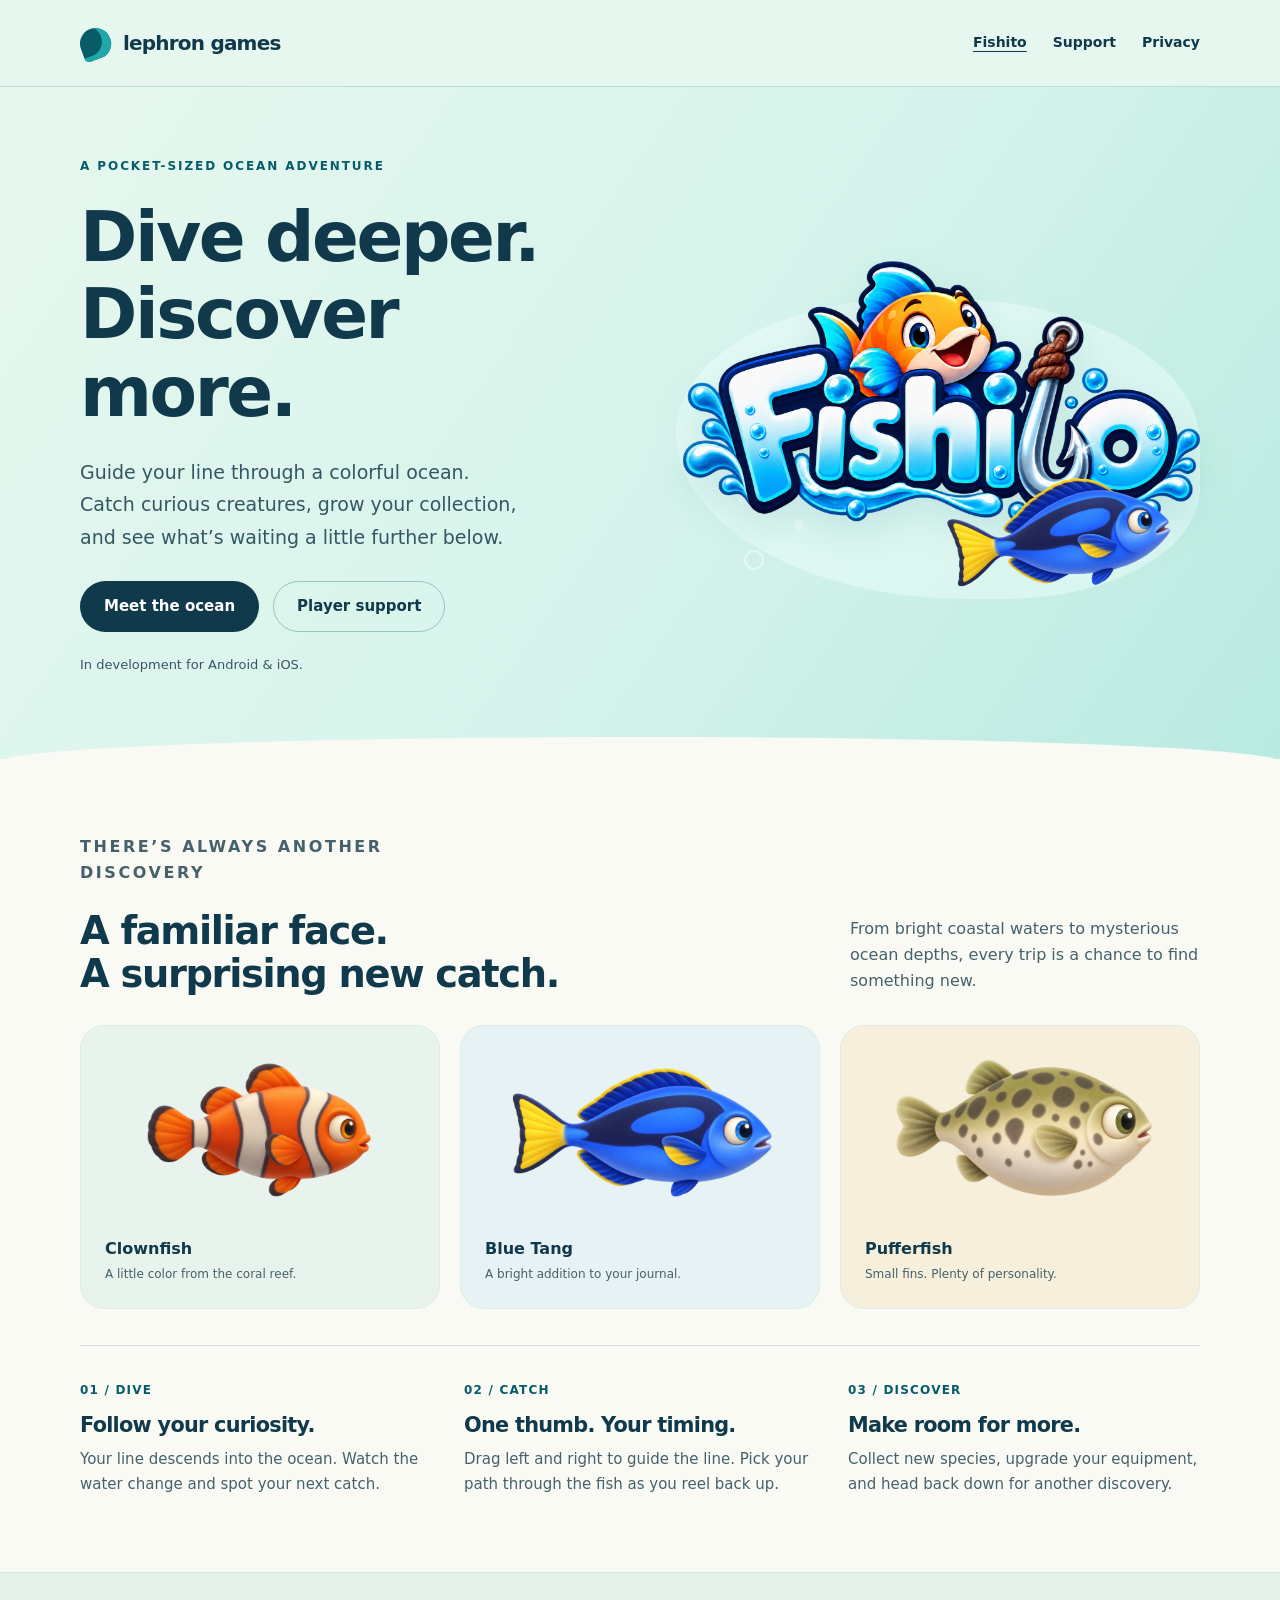
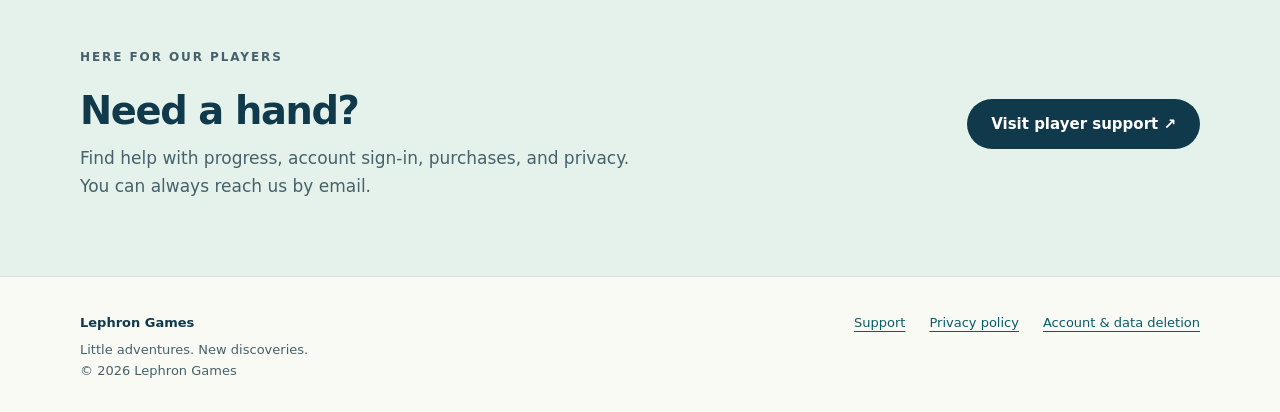
<file: index.html>
<!doctype html>
<html lang="en">
<head>
  <meta charset="utf-8">
  <meta name="viewport" content="width=device-width, initial-scale=1">
  <title>Fishito — Dive deeper. Discover more. | Lephron Games</title>
  <meta name="description" content="Explore an ocean of discoveries in Fishito, a casual mobile fishing and collection game from Lephron Games.">
  <meta name="theme-color" content="#e5f7ee">
  <meta name="referrer" content="strict-origin-when-cross-origin">
  <link rel="canonical" href="https://lephron.github.io/">
  <meta property="og:title" content="Fishito — Dive deeper. Discover more. | Lephron Games">
  <meta property="og:description" content="Explore an ocean of discoveries in Fishito, a casual mobile fishing and collection game from Lephron Games.">
  <meta property="og:type" content="website">
  <meta property="og:url" content="https://lephron.github.io/">
  <meta property="og:image" content="https://lephron.github.io/assets/fishito-logo.png">
  <meta property="og:image:alt" content="Fishito’s illustrated ocean-blue logo">
  <link rel="icon" type="image/png" href="/assets/fishito-logo.png">
  <link rel="stylesheet" href="/assets/site.css">
</head>
<body>
  <a class="skip" href="#main">Skip to content</a>
  <header class="site-header"><div class="wrap header-inner">
    <a class="brand" href="/" aria-label="Lephron Games home"><span class="brand-mark" aria-hidden="true"></span><span>lephron games</span></a>
    <nav class="site-nav" aria-label="Main navigation"><a href="/index.html" aria-current="page">Fishito</a><a href="/support.html">Support</a><a href="/privacy.html">Privacy</a></nav>
  </div></header>
  
  <main id="main">
    <section class="hero"><div class="wrap hero-grid">
      <div class="hero-copy"><p class="eyebrow">A pocket-sized ocean adventure</p><h1>Dive deeper.<br>Discover more.</h1><p class="intro">Guide your line through a colorful ocean. Catch curious creatures, grow your collection, and see what’s waiting a little further below.</p><div class="actions"><a class="button" href="#discover">Meet the ocean</a><a class="button light" href="/support.html">Player support</a></div><p class="quiet-note">In development for Android &amp; iOS.</p></div>
      <div class="hero-art"><img class="logo" src="/assets/fishito-logo.png" alt="Fishito" width="1672" height="941" fetchpriority="high"><img class="hero-fish" src="/assets/blue-tang.png" alt="" width="1536" height="1024"><span class="hero-bubbles" aria-hidden="true"></span></div>
    </div></section>
    <section id="discover" class="section"><div class="wrap">
      <div class="section-heading"><div><p class="eyebrow">There’s always another discovery</p><h2>A familiar face.<br>A surprising new catch.</h2></div><p>From bright coastal waters to mysterious ocean depths, every trip is a chance to find something new.</p></div>
      <div class="discovery-grid">
        <figure class="fish-card"><div class="fish-stage"><img src="/assets/clownfish.png" alt="A rounded orange clownfish with cream stripes" width="1536" height="1024" loading="lazy"></div><figcaption>Clownfish<span>A little color from the coral reef.</span></figcaption></figure>
        <figure class="fish-card"><div class="fish-stage"><img src="/assets/blue-tang.png" alt="A bright blue tang with a yellow tail" width="1536" height="1024" loading="lazy"></div><figcaption>Blue Tang<span>A bright addition to your journal.</span></figcaption></figure>
        <figure class="fish-card"><div class="fish-stage"><img src="/assets/pufferfish.png" alt="A round, friendly pufferfish" width="1536" height="1024" loading="lazy"></div><figcaption>Pufferfish<span>Small fins. Plenty of personality.</span></figcaption></figure>
      </div>
      <div class="loop"><div><span class="loop-number">01 / DIVE</span><h3>Follow your curiosity.</h3><p>Your line descends into the ocean. Watch the water change and spot your next catch.</p></div><div><span class="loop-number">02 / CATCH</span><h3>One thumb. Your timing.</h3><p>Drag left and right to guide the line. Pick your path through the fish as you reel back up.</p></div><div><span class="loop-number">03 / DISCOVER</span><h3>Make room for more.</h3><p>Collect new species, upgrade your equipment, and head back down for another discovery.</p></div></div>
    </div></section>
    <section class="section help-section"><div class="wrap help-row"><div><p class="eyebrow">Here for our players</p><h2>Need a hand?</h2><p>Find help with progress, account sign-in, purchases, and privacy. You can always reach us by email.</p></div><a class="button" href="/support.html">Visit player support ↗</a></div></section>
  </main>
  <footer class="site-footer"><div class="wrap footer-inner">
    <div><strong>Lephron Games</strong><span>Little adventures. New discoveries.</span><br><span>© 2026 Lephron Games</span></div>
    <nav class="footer-links" aria-label="Footer navigation"><a href="/support.html">Support</a><a href="/privacy.html">Privacy policy</a><a href="/delete-account.html">Account &amp; data deletion</a></nav>
  </div></footer>
</body>
</html>
</file>
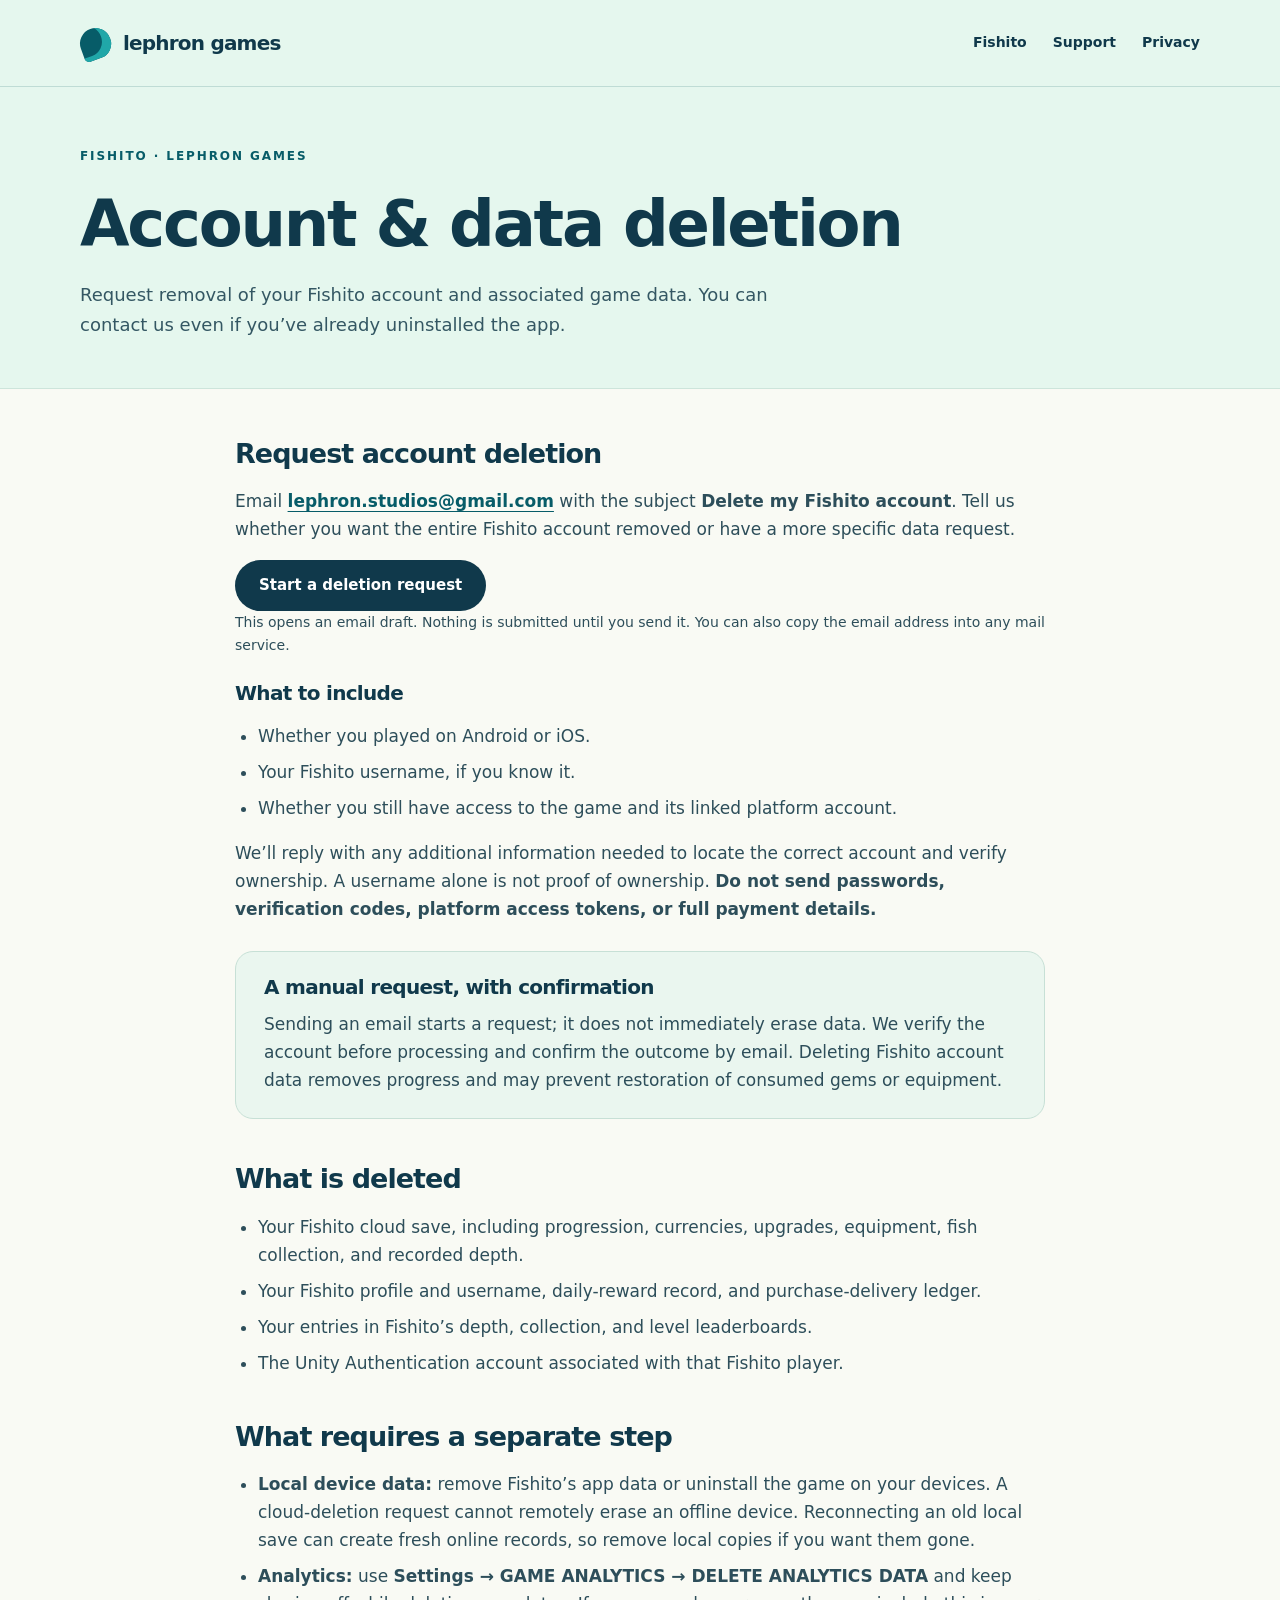
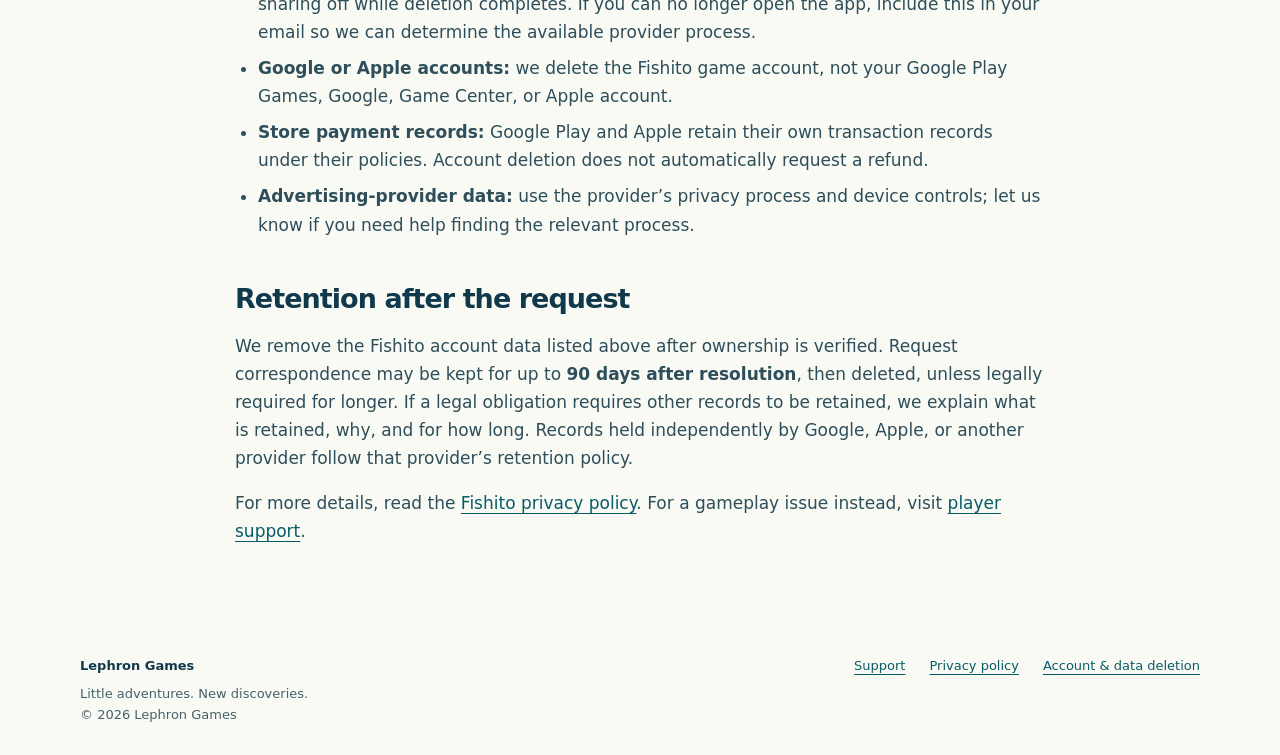
<file: delete-account.html>
<!doctype html>
<html lang="en">
<head>
  <meta charset="utf-8">
  <meta name="viewport" content="width=device-width, initial-scale=1">
  <title>Fishito account and data deletion | Lephron Games</title>
  <meta name="description" content="Request deletion of your Fishito account and cloud data by contacting Lephron Games. Learn what is removed and how to delete local and analytics data.">
  <meta name="theme-color" content="#e5f7ee">
  <meta name="referrer" content="strict-origin-when-cross-origin">
  <link rel="canonical" href="https://lephron.github.io/delete-account.html">
  <meta property="og:title" content="Fishito account and data deletion | Lephron Games">
  <meta property="og:description" content="Request deletion of your Fishito account and cloud data by contacting Lephron Games. Learn what is removed and how to delete local and analytics data.">
  <meta property="og:type" content="website">
  <meta property="og:url" content="https://lephron.github.io/delete-account.html">
  <meta property="og:image" content="https://lephron.github.io/assets/fishito-logo.png">
  <meta property="og:image:alt" content="Fishito’s illustrated ocean-blue logo">
  <link rel="icon" type="image/png" href="/assets/fishito-logo.png">
  <link rel="stylesheet" href="/assets/site.css">
</head>
<body>
  <a class="skip" href="#main">Skip to content</a>
  <header class="site-header"><div class="wrap header-inner">
    <a class="brand" href="/" aria-label="Lephron Games home"><span class="brand-mark" aria-hidden="true"></span><span>lephron games</span></a>
    <nav class="site-nav" aria-label="Main navigation"><a href="/index.html">Fishito</a><a href="/support.html">Support</a><a href="/privacy.html">Privacy</a></nav>
  </div></header>
  
  <main id="main"><div class="page-intro"><div class="wrap"><p class="eyebrow">Fishito · Lephron Games</p><h1>Account &amp; data deletion</h1><p>Request removal of your Fishito account and associated game data. You can contact us even if you’ve already uninstalled the app.</p></div></div>
  <div class="wrap wide-content prose"><h2>Request account deletion</h2><p>Email <a class="contact-email" href="mailto:lephron.studios@gmail.com?subject=Delete%20my%20Fishito%20account">lephron.studios@gmail.com</a> with the subject <strong>Delete my Fishito account</strong>. Tell us whether you want the entire Fishito account removed or have a more specific data request.</p>
  <a class="button" href="mailto:lephron.studios@gmail.com?subject=Delete%20my%20Fishito%20account&amp;body=Hello%20Lephron%20Games%2C%0A%0AI%20would%20like%20to%20delete%20my%20Fishito%20account%20and%20associated%20game%20data.%0APlatform%20%28Android%20/%20iOS%29%3A%0AFishito%20username%20%28if%20known%29%3A%0ACan%20I%20still%20access%20the%20game%3F%0A%0APlease%20let%20me%20know%20how%20to%20verify%20ownership.%0A">Start a deletion request</a>
  <p class="small">This opens an email draft. Nothing is submitted until you send it. You can also copy the email address into any mail service.</p>
  <h3>What to include</h3><ul><li>Whether you played on Android or iOS.</li><li>Your Fishito username, if you know it.</li><li>Whether you still have access to the game and its linked platform account.</li></ul><p>We’ll reply with any additional information needed to locate the correct account and verify ownership. A username alone is not proof of ownership. <strong>Do not send passwords, verification codes, platform access tokens, or full payment details.</strong></p>
  <div class="callout"><h3>A manual request, with confirmation</h3><p>Sending an email starts a request; it does not immediately erase data. We verify the account before processing and confirm the outcome by email. Deleting Fishito account data removes progress and may prevent restoration of consumed gems or equipment.</p></div>
  <h2>What is deleted</h2><ul><li>Your Fishito cloud save, including progression, currencies, upgrades, equipment, fish collection, and recorded depth.</li><li>Your Fishito profile and username, daily-reward record, and purchase-delivery ledger.</li><li>Your entries in Fishito’s depth, collection, and level leaderboards.</li><li>The Unity Authentication account associated with that Fishito player.</li></ul>
  <h2>What requires a separate step</h2><ul><li><strong>Local device data:</strong> remove Fishito’s app data or uninstall the game on your devices. A cloud-deletion request cannot remotely erase an offline device. Reconnecting an old local save can create fresh online records, so remove local copies if you want them gone.</li><li><strong>Analytics:</strong> use <strong>Settings → GAME ANALYTICS → DELETE ANALYTICS DATA</strong> and keep sharing off while deletion completes. If you can no longer open the app, include this in your email so we can determine the available provider process.</li><li><strong>Google or Apple accounts:</strong> we delete the Fishito game account, not your Google Play Games, Google, Game Center, or Apple account.</li><li><strong>Store payment records:</strong> Google Play and Apple retain their own transaction records under their policies. Account deletion does not automatically request a refund.</li><li><strong>Advertising-provider data:</strong> use the provider’s privacy process and device controls; let us know if you need help finding the relevant process.</li></ul>
  <h2>Retention after the request</h2><p>We remove the Fishito account data listed above after ownership is verified. Request correspondence may be kept for up to <strong>90 days after resolution</strong>, then deleted, unless legally required for longer. If a legal obligation requires other records to be retained, we explain what is retained, why, and for how long. Records held independently by Google, Apple, or another provider follow that provider’s retention policy.</p>
  <p>For more details, read the <a href="/privacy.html">Fishito privacy policy</a>. For a gameplay issue instead, visit <a href="/support.html">player support</a>.</p></div></main>
  <footer class="site-footer"><div class="wrap footer-inner">
    <div><strong>Lephron Games</strong><span>Little adventures. New discoveries.</span><br><span>© 2026 Lephron Games</span></div>
    <nav class="footer-links" aria-label="Footer navigation"><a href="/support.html">Support</a><a href="/privacy.html">Privacy policy</a><a href="/delete-account.html">Account &amp; data deletion</a></nav>
  </div></footer>
</body>
</html>
</file>
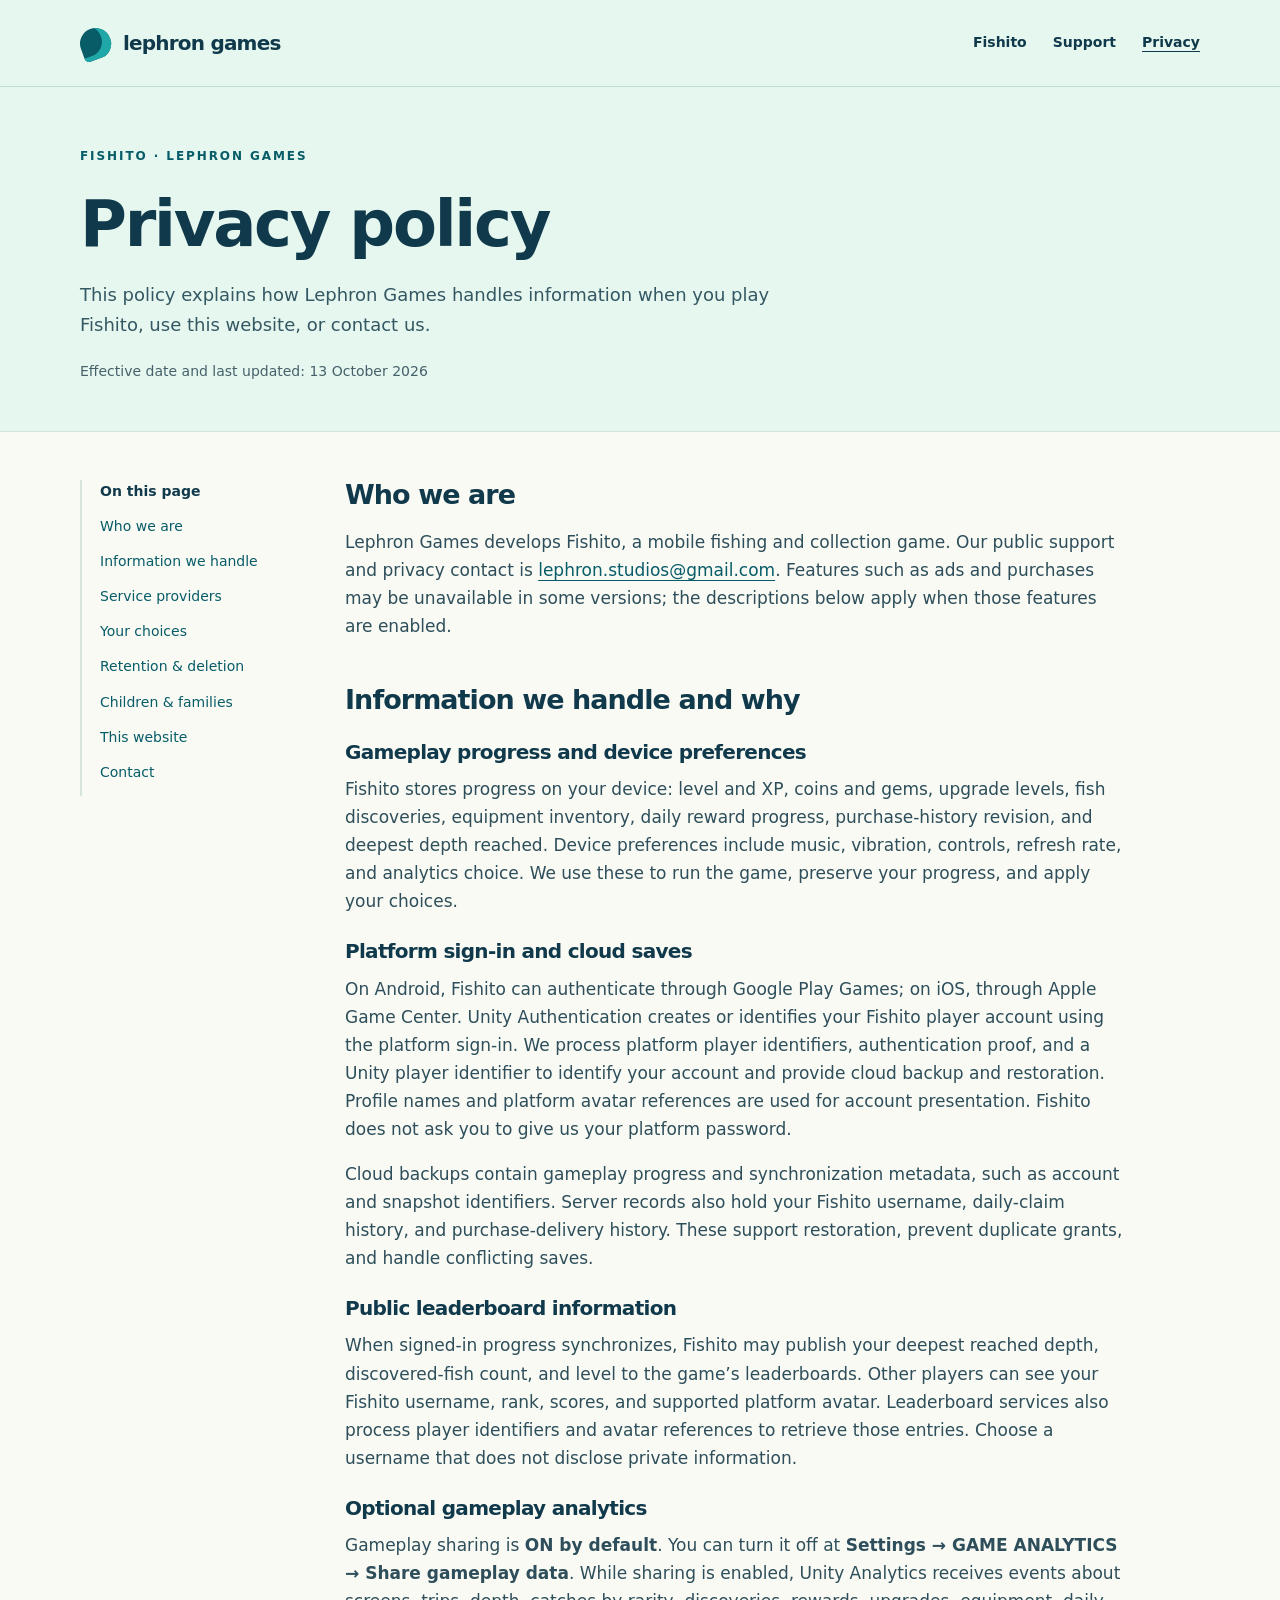
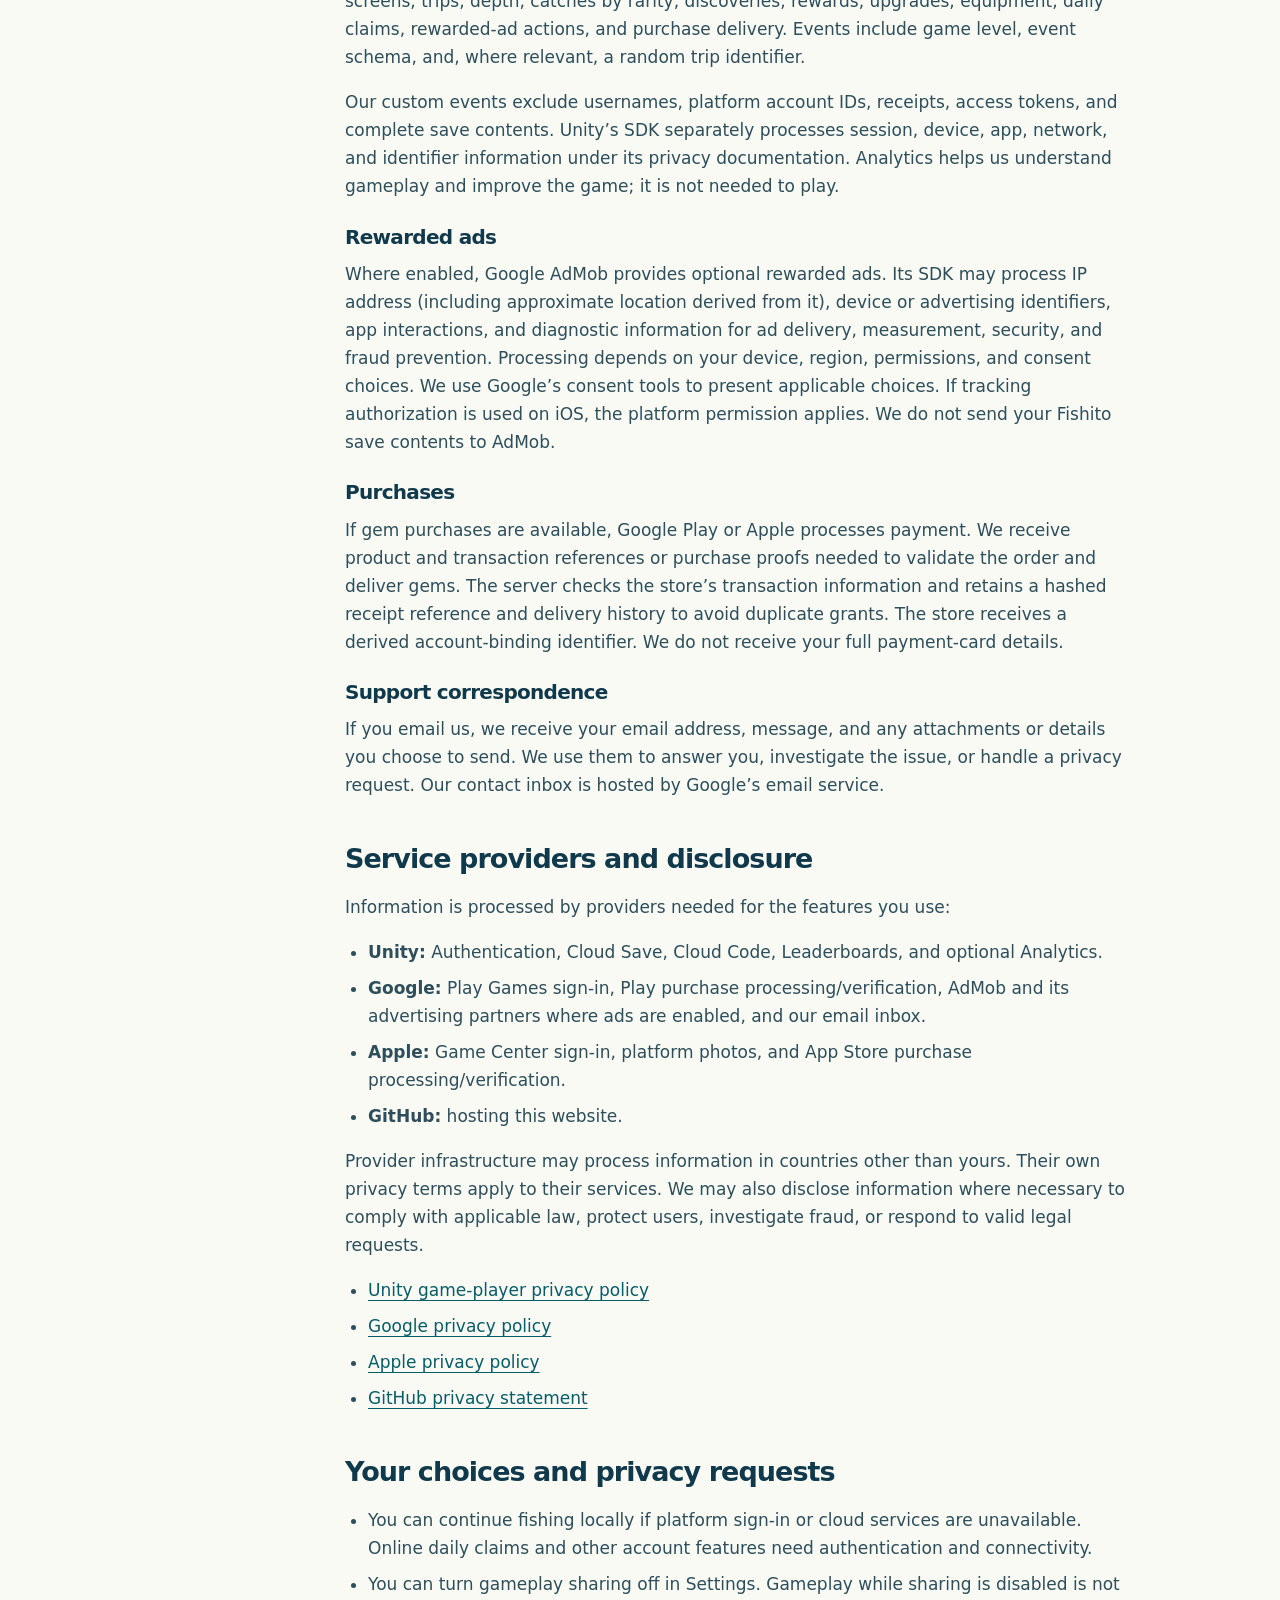
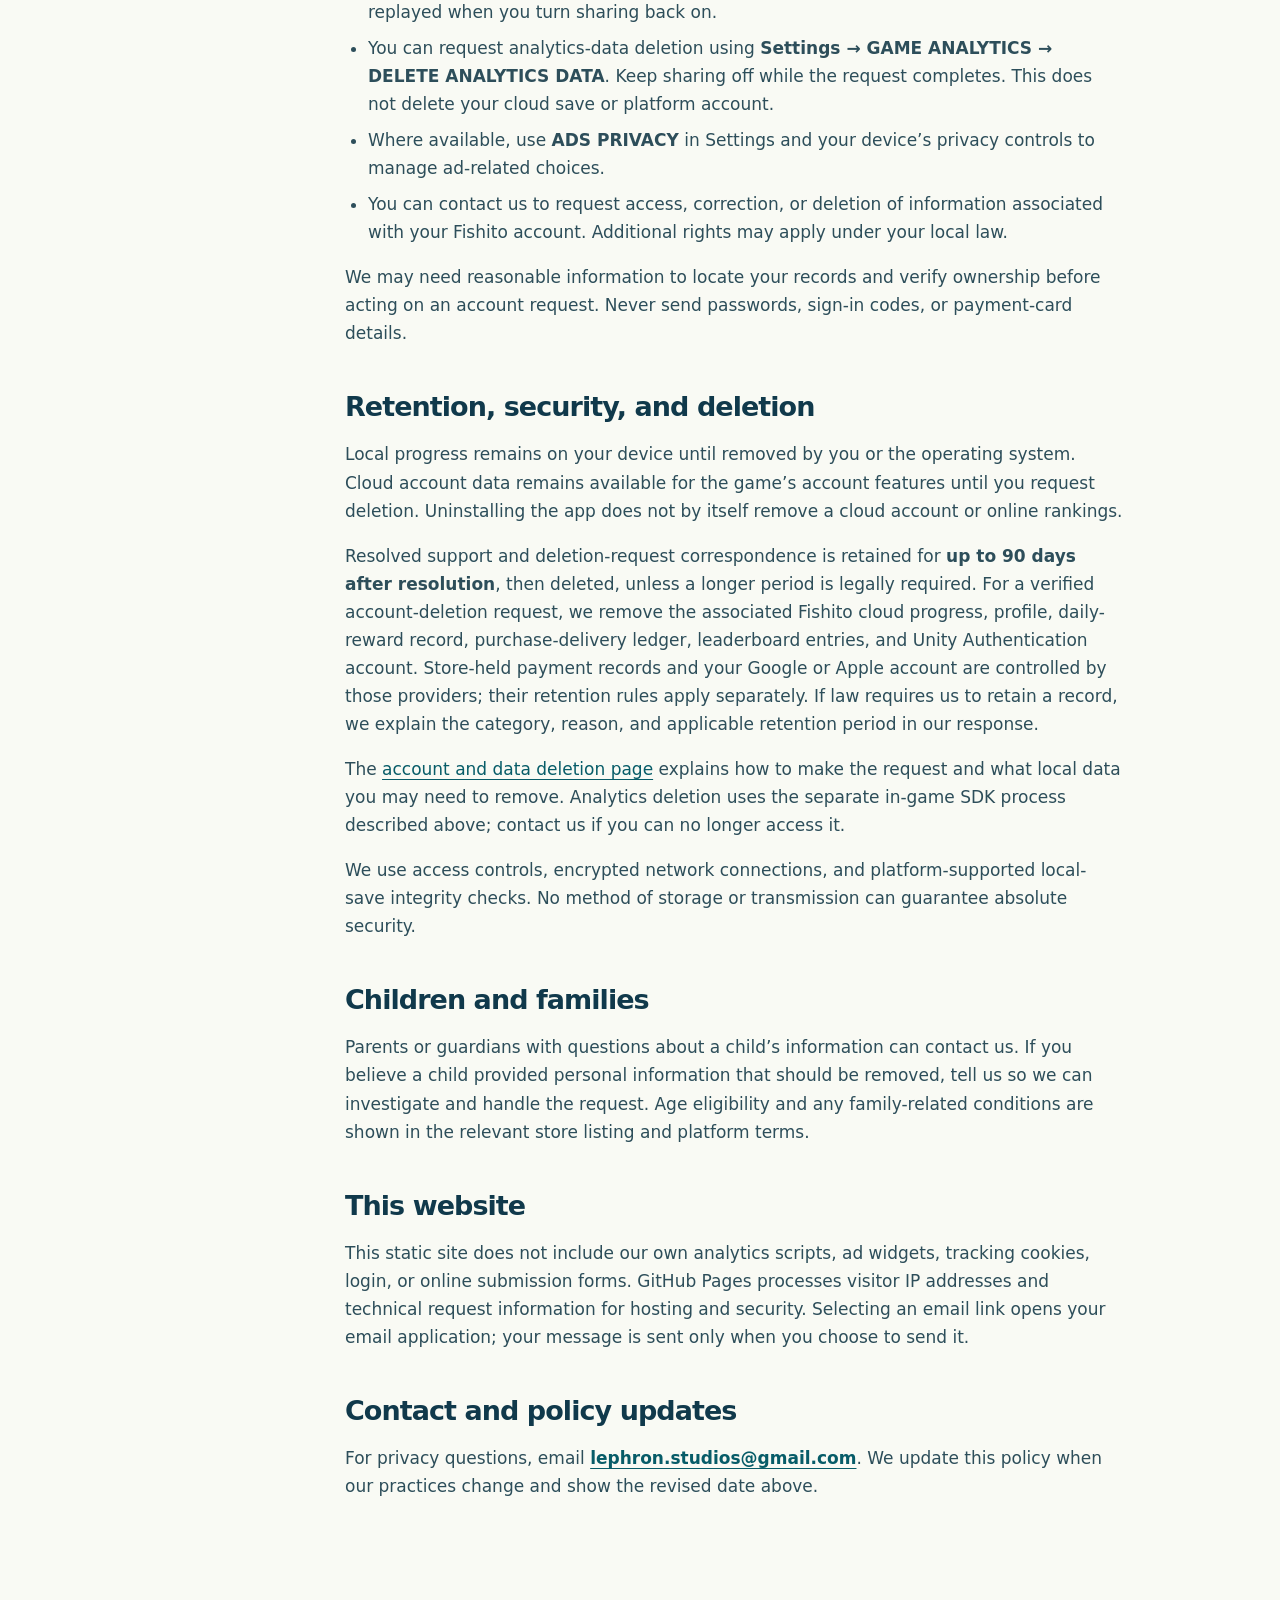
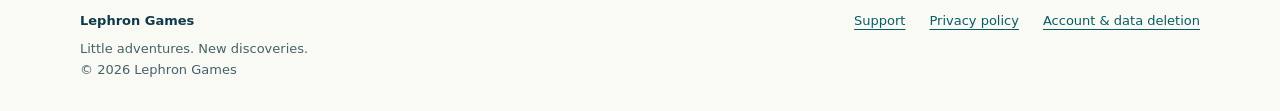
<file: privacy.html>
<!doctype html>
<html lang="en">
<head>
  <meta charset="utf-8">
  <meta name="viewport" content="width=device-width, initial-scale=1">
  <title>Fishito privacy policy | Lephron Games</title>
  <meta name="description" content="How Lephron Games handles Fishito gameplay progress, platform accounts, optional analytics, ads, purchases, and privacy requests.">
  <meta name="theme-color" content="#e5f7ee">
  <meta name="referrer" content="strict-origin-when-cross-origin">
  <link rel="canonical" href="https://lephron.github.io/privacy.html">
  <meta property="og:title" content="Fishito privacy policy | Lephron Games">
  <meta property="og:description" content="How Lephron Games handles Fishito gameplay progress, platform accounts, optional analytics, ads, purchases, and privacy requests.">
  <meta property="og:type" content="website">
  <meta property="og:url" content="https://lephron.github.io/privacy.html">
  <meta property="og:image" content="https://lephron.github.io/assets/fishito-logo.png">
  <meta property="og:image:alt" content="Fishito’s illustrated ocean-blue logo">
  <link rel="icon" type="image/png" href="/assets/fishito-logo.png">
  <link rel="stylesheet" href="/assets/site.css">
</head>
<body>
  <a class="skip" href="#main">Skip to content</a>
  <header class="site-header"><div class="wrap header-inner">
    <a class="brand" href="/" aria-label="Lephron Games home"><span class="brand-mark" aria-hidden="true"></span><span>lephron games</span></a>
    <nav class="site-nav" aria-label="Main navigation"><a href="/index.html">Fishito</a><a href="/support.html">Support</a><a href="/privacy.html" aria-current="page">Privacy</a></nav>
  </div></header>
  
  <main id="main"><div class="page-intro"><div class="wrap"><p class="eyebrow">Fishito · Lephron Games</p><h1>Privacy policy</h1><p>This policy explains how Lephron Games handles information when you play Fishito, use this website, or contact us.</p><p class="date">Effective date and last updated: 13 October 2026</p></div></div>
  <div class="wrap content-layout"><nav class="toc" aria-label="Privacy policy sections"><p>On this page</p><a href="#who">Who we are</a><a href="#information">Information we handle</a><a href="#providers">Service providers</a><a href="#choices">Your choices</a><a href="#retention">Retention &amp; deletion</a><a href="#children">Children &amp; families</a><a href="#website">This website</a><a href="#contact">Contact</a></nav>
  <article class="prose"><h2 id="who">Who we are</h2><p>Lephron Games develops Fishito, a mobile fishing and collection game. Our public support and privacy contact is <a href="mailto:lephron.studios@gmail.com">lephron.studios@gmail.com</a>. Features such as ads and purchases may be unavailable in some versions; the descriptions below apply when those features are enabled.</p>
  <h2 id="information">Information we handle and why</h2>
  <h3>Gameplay progress and device preferences</h3><p>Fishito stores progress on your device: level and XP, coins and gems, upgrade levels, fish discoveries, equipment inventory, daily reward progress, purchase-history revision, and deepest depth reached. Device preferences include music, vibration, controls, refresh rate, and analytics choice. We use these to run the game, preserve your progress, and apply your choices.</p>
  <h3>Platform sign-in and cloud saves</h3><p>On Android, Fishito can authenticate through Google Play Games; on iOS, through Apple Game Center. Unity Authentication creates or identifies your Fishito player account using the platform sign-in. We process platform player identifiers, authentication proof, and a Unity player identifier to identify your account and provide cloud backup and restoration. Profile names and platform avatar references are used for account presentation. Fishito does not ask you to give us your platform password.</p><p>Cloud backups contain gameplay progress and synchronization metadata, such as account and snapshot identifiers. Server records also hold your Fishito username, daily-claim history, and purchase-delivery history. These support restoration, prevent duplicate grants, and handle conflicting saves.</p>
  <h3>Public leaderboard information</h3><p>When signed-in progress synchronizes, Fishito may publish your deepest reached depth, discovered-fish count, and level to the game’s leaderboards. Other players can see your Fishito username, rank, scores, and supported platform avatar. Leaderboard services also process player identifiers and avatar references to retrieve those entries. Choose a username that does not disclose private information.</p>
  <h3>Optional gameplay analytics</h3><p>Gameplay sharing is <strong>ON by default</strong>. You can turn it off at <strong>Settings → GAME ANALYTICS → Share gameplay data</strong>. While sharing is enabled, Unity Analytics receives events about screens, trips, depth, catches by rarity, discoveries, rewards, upgrades, equipment, daily claims, rewarded-ad actions, and purchase delivery. Events include game level, event schema, and, where relevant, a random trip identifier.</p><p>Our custom events exclude usernames, platform account IDs, receipts, access tokens, and complete save contents. Unity’s SDK separately processes session, device, app, network, and identifier information under its privacy documentation. Analytics helps us understand gameplay and improve the game; it is not needed to play.</p>
  <h3>Rewarded ads</h3><p>Where enabled, Google AdMob provides optional rewarded ads. Its SDK may process IP address (including approximate location derived from it), device or advertising identifiers, app interactions, and diagnostic information for ad delivery, measurement, security, and fraud prevention. Processing depends on your device, region, permissions, and consent choices. We use Google’s consent tools to present applicable choices. If tracking authorization is used on iOS, the platform permission applies. We do not send your Fishito save contents to AdMob.</p>
  <h3>Purchases</h3><p>If gem purchases are available, Google Play or Apple processes payment. We receive product and transaction references or purchase proofs needed to validate the order and deliver gems. The server checks the store’s transaction information and retains a hashed receipt reference and delivery history to avoid duplicate grants. The store receives a derived account-binding identifier. We do not receive your full payment-card details.</p>
  <h3>Support correspondence</h3><p>If you email us, we receive your email address, message, and any attachments or details you choose to send. We use them to answer you, investigate the issue, or handle a privacy request. Our contact inbox is hosted by Google’s email service.</p>
  <h2 id="providers">Service providers and disclosure</h2><p>Information is processed by providers needed for the features you use:</p><ul><li><strong>Unity:</strong> Authentication, Cloud Save, Cloud Code, Leaderboards, and optional Analytics.</li><li><strong>Google:</strong> Play Games sign-in, Play purchase processing/verification, AdMob and its advertising partners where ads are enabled, and our email inbox.</li><li><strong>Apple:</strong> Game Center sign-in, platform photos, and App Store purchase processing/verification.</li><li><strong>GitHub:</strong> hosting this website.</li></ul><p>Provider infrastructure may process information in countries other than yours. Their own privacy terms apply to their services. We may also disclose information where necessary to comply with applicable law, protect users, investigate fraud, or respond to valid legal requests.</p><ul><li><a href="https://unity.com/legal/game-player-and-app-user-privacy-policy">Unity game-player privacy policy</a></li><li><a href="https://policies.google.com/privacy">Google privacy policy</a></li><li><a href="https://www.apple.com/legal/privacy/">Apple privacy policy</a></li><li><a href="https://docs.github.com/en/site-policy/privacy-policies/github-general-privacy-statement">GitHub privacy statement</a></li></ul>
  <h2 id="choices">Your choices and privacy requests</h2><ul><li>You can continue fishing locally if platform sign-in or cloud services are unavailable. Online daily claims and other account features need authentication and connectivity.</li><li>You can turn gameplay sharing off in Settings. Gameplay while sharing is disabled is not replayed when you turn sharing back on.</li><li>You can request analytics-data deletion using <strong>Settings → GAME ANALYTICS → DELETE ANALYTICS DATA</strong>. Keep sharing off while the request completes. This does not delete your cloud save or platform account.</li><li>Where available, use <strong>ADS PRIVACY</strong> in Settings and your device’s privacy controls to manage ad-related choices.</li><li>You can contact us to request access, correction, or deletion of information associated with your Fishito account. Additional rights may apply under your local law.</li></ul><p>We may need reasonable information to locate your records and verify ownership before acting on an account request. Never send passwords, sign-in codes, or payment-card details.</p>
  <h2 id="retention">Retention, security, and deletion</h2><p>Local progress remains on your device until removed by you or the operating system. Cloud account data remains available for the game’s account features until you request deletion. Uninstalling the app does not by itself remove a cloud account or online rankings.</p><p>Resolved support and deletion-request correspondence is retained for <strong>up to 90 days after resolution</strong>, then deleted, unless a longer period is legally required. For a verified account-deletion request, we remove the associated Fishito cloud progress, profile, daily-reward record, purchase-delivery ledger, leaderboard entries, and Unity Authentication account. Store-held payment records and your Google or Apple account are controlled by those providers; their retention rules apply separately. If law requires us to retain a record, we explain the category, reason, and applicable retention period in our response.</p><p>The <a href="/delete-account.html">account and data deletion page</a> explains how to make the request and what local data you may need to remove. Analytics deletion uses the separate in-game SDK process described above; contact us if you can no longer access it.</p><p>We use access controls, encrypted network connections, and platform-supported local-save integrity checks. No method of storage or transmission can guarantee absolute security.</p>
  <h2 id="children">Children and families</h2><p>Parents or guardians with questions about a child’s information can contact us. If you believe a child provided personal information that should be removed, tell us so we can investigate and handle the request. Age eligibility and any family-related conditions are shown in the relevant store listing and platform terms.</p>
  <h2 id="website">This website</h2><p>This static site does not include our own analytics scripts, ad widgets, tracking cookies, login, or online submission forms. GitHub Pages processes visitor IP addresses and technical request information for hosting and security. Selecting an email link opens your email application; your message is sent only when you choose to send it.</p>
  <h2 id="contact">Contact and policy updates</h2><p>For privacy questions, email <a class="contact-email" href="mailto:lephron.studios@gmail.com?subject=Fishito%20privacy%20request">lephron.studios@gmail.com</a>. We update this policy when our practices change and show the revised date above.</p>
  </article></div></main>
  <footer class="site-footer"><div class="wrap footer-inner">
    <div><strong>Lephron Games</strong><span>Little adventures. New discoveries.</span><br><span>© 2026 Lephron Games</span></div>
    <nav class="footer-links" aria-label="Footer navigation"><a href="/support.html">Support</a><a href="/privacy.html">Privacy policy</a><a href="/delete-account.html">Account &amp; data deletion</a></nav>
  </div></footer>
</body>
</html>
</file>
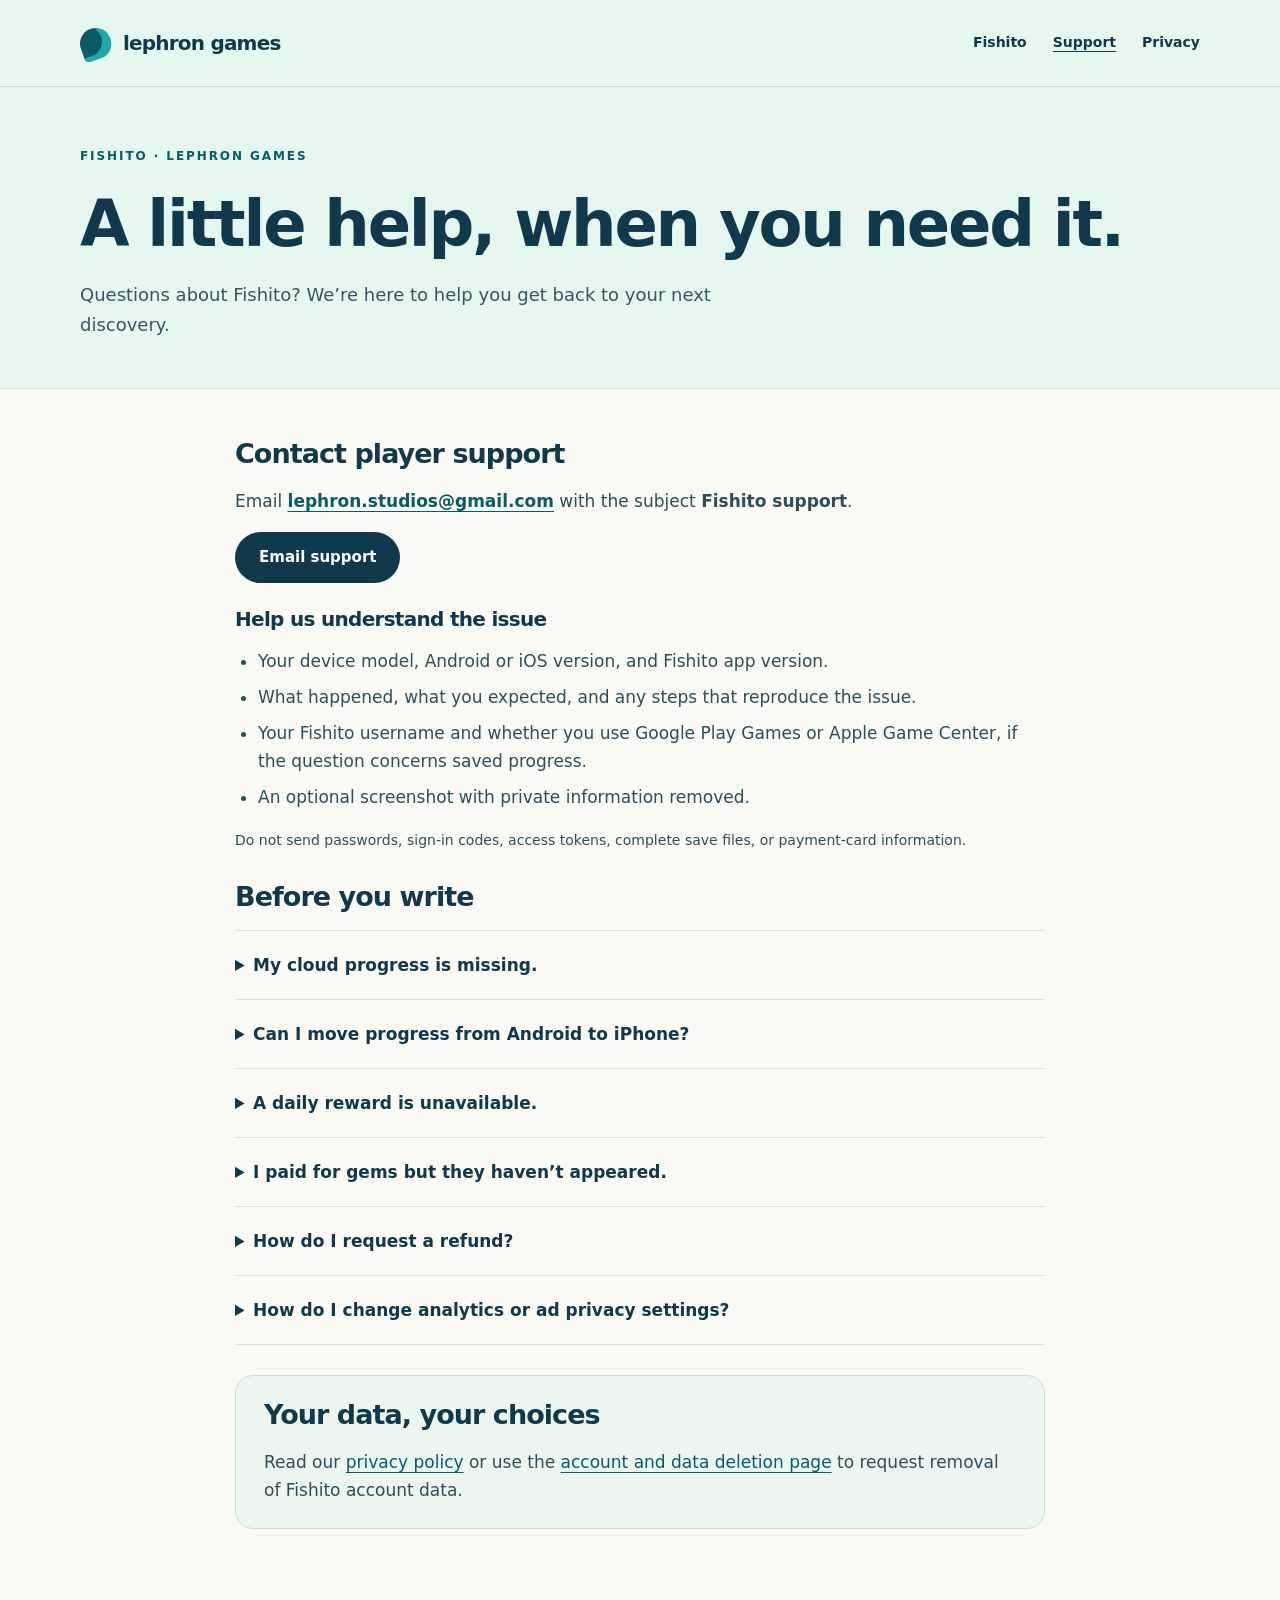
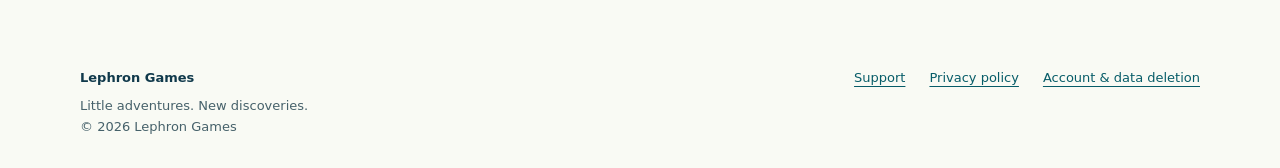
<file: support.html>
<!doctype html>
<html lang="en">
<head>
  <meta charset="utf-8">
  <meta name="viewport" content="width=device-width, initial-scale=1">
  <title>Fishito player support | Lephron Games</title>
  <meta name="description" content="Contact Lephron Games for Fishito support, cloud-save help, purchase questions, and privacy requests.">
  <meta name="theme-color" content="#e5f7ee">
  <meta name="referrer" content="strict-origin-when-cross-origin">
  <link rel="canonical" href="https://lephron.github.io/support.html">
  <meta property="og:title" content="Fishito player support | Lephron Games">
  <meta property="og:description" content="Contact Lephron Games for Fishito support, cloud-save help, purchase questions, and privacy requests.">
  <meta property="og:type" content="website">
  <meta property="og:url" content="https://lephron.github.io/support.html">
  <meta property="og:image" content="https://lephron.github.io/assets/fishito-logo.png">
  <meta property="og:image:alt" content="Fishito’s illustrated ocean-blue logo">
  <link rel="icon" type="image/png" href="/assets/fishito-logo.png">
  <link rel="stylesheet" href="/assets/site.css">
</head>
<body>
  <a class="skip" href="#main">Skip to content</a>
  <header class="site-header"><div class="wrap header-inner">
    <a class="brand" href="/" aria-label="Lephron Games home"><span class="brand-mark" aria-hidden="true"></span><span>lephron games</span></a>
    <nav class="site-nav" aria-label="Main navigation"><a href="/index.html">Fishito</a><a href="/support.html" aria-current="page">Support</a><a href="/privacy.html">Privacy</a></nav>
  </div></header>
  
  <main id="main"><div class="page-intro"><div class="wrap"><p class="eyebrow">Fishito · Lephron Games</p><h1>A little help,
when you need it.</h1><p>Questions about Fishito? We’re here to help you get back to your next discovery.</p></div></div>
  <div class="wrap wide-content prose"><h2>Contact player support</h2><p>Email <a class="contact-email" href="mailto:lephron.studios@gmail.com">lephron.studios@gmail.com</a> with the subject <strong>Fishito support</strong>.</p><a class="button" href="mailto:lephron.studios@gmail.com?subject=Fishito%20support">Email support</a>
  <h3>Help us understand the issue</h3><ul><li>Your device model, Android or iOS version, and Fishito app version.</li><li>What happened, what you expected, and any steps that reproduce the issue.</li><li>Your Fishito username and whether you use Google Play Games or Apple Game Center, if the question concerns saved progress.</li><li>An optional screenshot with private information removed.</li></ul><p class="small">Do not send passwords, sign-in codes, access tokens, complete save files, or payment-card information.</p>
  <div class="faq"><h2>Before you write</h2>
  <details><summary>My cloud progress is missing.</summary><p>Check your internet connection and sign in with the same Google Play Games or Game Center account used before. Return to the Main Menu and open the cloud-save panel through Settings. If two saves are shown, check both before choosing. Avoid reinstalling or resetting while your progress is only saved locally.</p></details>
  <details><summary>Can I move progress from Android to iPhone?</summary><p>Cloud restoration currently works within the same platform account. Android-to-iOS progress transfer is not supported.</p></details>
  <details><summary>A daily reward is unavailable.</summary><p>Daily claims require internet, platform sign-in, and synchronized cloud progress. The next reward becomes available on the next server UTC calendar day. Changing the device clock does not unlock another claim.</p></details>
  <details><summary>I paid for gems but they haven’t appeared.</summary><p>If purchases are available in your version, check the store payment status and reconnect using the same game account. A pending payment does not grant gems until approved. If the issue continues, email your store order reference, product name, platform, and Fishito username. Remove unrelated information from any receipt screenshot. Do not send purchase tokens or full payment details.</p></details>
  <details><summary>How do I request a refund?</summary><p>Refunds are handled under the applicable Google Play or Apple App Store process. See <a href="https://support.google.com/googleplay/answer/2479637">Google Play refund help</a> or <a href="https://support.apple.com/118223">Apple refund help</a>. Contact us if you need help with a Fishito delivery issue.</p></details>
  <details><summary>How do I change analytics or ad privacy settings?</summary><p>In Settings, GAME ANALYTICS lets you turn gameplay sharing off or request analytics-data deletion. Sharing defaults to ON; your saved choice is remembered. ADS PRIVACY appears when the ad provider requires a privacy-options entry point. These choices are separate from platform account and cloud-save deletion.</p></details>
  </div><div class="callout"><h2>Your data, your choices</h2><p>Read our <a href="/privacy.html">privacy policy</a> or use the <a href="/delete-account.html">account and data deletion page</a> to request removal of Fishito account data.</p></div></div></main>
  <footer class="site-footer"><div class="wrap footer-inner">
    <div><strong>Lephron Games</strong><span>Little adventures. New discoveries.</span><br><span>© 2026 Lephron Games</span></div>
    <nav class="footer-links" aria-label="Footer navigation"><a href="/support.html">Support</a><a href="/privacy.html">Privacy policy</a><a href="/delete-account.html">Account &amp; data deletion</a></nav>
  </div></footer>
</body>
</html>
</file>
<file: assets/site.css>
@charset "UTF-8";
:root {
  color-scheme:light;
  --ink:#10394b;
  --muted:#46616a;
  --paper:#f9faf4;
  --aqua:#d7f5ed;
  --line:#d7e4dc;
  --accent:#075c68;
  --gold:#f9d678;
  --radius:24px;
  font-family:ui-sans-serif,system-ui,-apple-system,BlinkMacSystemFont,"Segoe UI",sans-serif;
  font-synthesis:none
}
* {
  box-sizing:border-box
}
html {
  scroll-behavior:smooth;
  scroll-padding-top:24px
}
body {
  margin:0;
  background:var(--paper);
  color:var(--ink);
  font-size:17px;
  line-height:1.65
}
a {
  color:var(--accent);
  text-underline-offset:4px
}
a:hover {
  text-decoration-thickness:2px
}
a:focus-visible,summary:focus-visible {
  outline:3px solid #bf6500;
  outline-offset:5px;
  border-radius:4px
}
img {
  max-width:100%;
  height:auto;
  display:block
}
h1,h2,h3,p {
  margin-top:0
}
h1,h2,h3 {
  line-height:1.12;
  letter-spacing:-.035em
}
h1 {
  font-size:clamp(2.8rem,5.4vw,4.8rem);
  font-weight:750
}
h2 {
  font-size:clamp(1.8rem,3vw,2.6rem)
}
h3 {
  font-size:1.3rem
}
p:last-child {
  margin-bottom:0
}
.wrap {
  width:min(1120px,calc(100% - 48px));
  margin-inline:auto
}
.skip {
  position:absolute;
  left:12px;
  top:-100px;
  z-index:20;
  background:white;
  padding:12px
}
.skip:focus {
  top:12px
}
.site-header {
  background:#e5f7ee;
  border-bottom:1px solid #bfdcd5
}
.header-inner {
  display:flex;
  align-items:center;
  justify-content:space-between;
  gap:24px;
  min-height:86px
}
.brand {
  color:var(--ink);
  text-decoration:none;
  font-size:20px;
  font-weight:800;
  letter-spacing:-.04em;
  display:flex;
  align-items:center;
  gap:12px
}
.brand-mark {
  width:31px;
  height:31px;
  border-radius:50% 50% 48% 15%;
  background:var(--accent);
  box-shadow:inset -8px -5px 0 #20a7a8;
  transform:rotate(-20deg)
}
.brand span:last-child {
  white-space:nowrap
}
.site-nav {
  display:flex;
  flex-wrap:wrap;
  gap:10px 26px;
  align-items:center;
  font-size:14px;
  font-weight:650
}
.site-nav a {
  text-decoration:none;
  color:var(--ink)
}
.site-nav a:hover,.site-nav a[aria-current=page] {
  text-decoration:underline
}
.eyebrow {
  font-size:12px;
  font-weight:800;
  letter-spacing:.16em;
  text-transform:uppercase;
  margin-bottom:22px;
  color:var(--accent)
}
.hero {
  position:relative;
  overflow:hidden;
  background:linear-gradient(125deg,#e5f7ee 5%,#d7f4ec 52%,#b9eae1);
  padding:70px 0 84px
}
.hero-grid {
  display:grid;
  grid-template-columns:1.05fr 1fr;
  gap:46px;
  align-items:center
}
.hero-copy {
  position:relative;
  z-index:1
}
.hero-copy h1 {
  margin-bottom:25px
}
.hero-copy .intro {
  max-width:440px;
  font-size:19px;
  line-height:1.7;
  color:#345763
}
.hero:after {
  content:"";
  position:absolute;
  width:100%;
  height:50px;
  background:var(--paper);
  bottom:-28px;
  border-radius:50% 50% 0 0
}
.actions {
  display:flex;
  flex-wrap:wrap;
  gap:14px;
  margin-top:28px;
  align-items:center
}
.button {
  display:inline-flex;
  justify-content:center;
  align-items:center;
  min-height:50px;
  padding:12px 23px;
  border-radius:99px;
  background:var(--ink);
  color:white;
  font-weight:700;
  text-decoration:none;
  font-size:15px;
  border:1px solid transparent
}
.button:hover {
  background:var(--accent)
}
.button.light {
  background:transparent;
  color:var(--ink);
  border-color:#96c4be
}
.hero-art {
  position:relative;
  min-height:375px;
  display:flex;
  align-items:flex-start;
  justify-content:center;
  padding-top:22px
}
.logo {
  width:100%;
  position:relative;
  z-index:2;
  filter:drop-shadow(0 16px 18px #08747320)
}
.hero-art:before {
  content:"";
  position:absolute;
  inset:70px 0 5px;
  border-radius:48% 52% 40% 60%;
  background:#f2ffff6b
}
.hero-fish {
  position:absolute;
  width:46%;
  right:4%;
  bottom:-3%;
  z-index:3;
  transform:rotate(-9deg)
}
.hero-bubbles {
  position:absolute;
  width:20px;
  height:20px;
  border:2px solid #fff8;
  border-radius:50%;
  bottom:9%;
  left:13%;
  box-shadow:45px -35px 0 -5px #ffffff70,-12px -60px 0 -6px #ffffff70
}
.quiet-note {
  font-size:13px;
  color:#345763;
  margin-top:22px
}
.section {
  padding:75px 0
}
.section-heading {
  display:flex;
  align-items:flex-end;
  justify-content:space-between;
  gap:30px;
  margin-bottom:30px
}
.section-heading h2 {
  margin-bottom:0;
  max-width:520px
}
.section-heading p {
  max-width:350px;
  color:var(--muted);
  font-size:16px
}
.discovery-grid {
  display:grid;
  grid-template-columns:repeat(3,1fr);
  gap:20px
}
.fish-card {
  margin:0;
  border:1px solid #dfebe3;
  border-radius:var(--radius);
  overflow:hidden;
  background:#e8f3ed
}
.fish-card:nth-child(2) {
  background:#e6f2f3
}
.fish-card:nth-child(3) {
  background:#f5efdc
}
.fish-stage {
  height:210px;
  display:flex;
  align-items:center;
  justify-content:center;
  padding:20px
}
.fish-stage img {
  width:100%;
  max-height:190px;
  object-fit:contain
}
.fish-card figcaption {
  padding:0 24px 23px;
  font-size:16px;
  font-weight:750
}
.fish-card figcaption span {
  display:block;
  font-size:12px;
  font-weight:500;
  color:var(--muted);
  margin-top:3px
}
.loop {
  display:grid;
  grid-template-columns:repeat(3,1fr);
  gap:32px;
  border-top:1px solid var(--line);
  padding-top:35px;
  margin-top:36px
}
.loop-number {
  font-size:12px;
  font-weight:800;
  letter-spacing:.1em;
  color:var(--accent);
  display:block;
  margin-bottom:13px
}
.loop h3 {
  margin-bottom:10px
}
.loop p {
  font-size:15px;
  color:var(--muted)
}
.help-section {
  background:#e5f2eb;
  border-top:1px solid var(--line);
  border-bottom:1px solid var(--line)
}
.help-row {
  display:flex;
  align-items:center;
  justify-content:space-between;
  gap:35px
}
.help-row h2 {
  margin-bottom:12px
}
.help-row p {
  color:var(--muted);
  max-width:580px
}
.site-footer {
  padding:35px 0 30px
}
.footer-inner {
  display:flex;
  align-items:flex-start;
  justify-content:space-between;
  gap:28px;
  font-size:13px;
  color:var(--muted)
}
.footer-inner strong {
  display:block;
  color:var(--ink);
  margin-bottom:6px
}
.footer-links {
  display:flex;
  flex-wrap:wrap;
  gap:14px 24px
}
.page-intro {
  padding:60px 0 48px;
  background:#e5f7ee;
  border-bottom:1px solid #cde5db
}
.page-intro h1 {
  font-size:clamp(2.7rem,5vw,4rem);
  margin-bottom:20px
}
.page-intro p {
  max-width:720px;
  color:#345763;
  font-size:18px
}
.page-intro .eyebrow {
  font-size:12px;
  color:var(--accent)
}
.content-layout {
  display:grid;
  grid-template-columns:210px minmax(0,1fr);
  gap:55px;
  padding-top:48px;
  padding-bottom:75px
}
.toc {
  align-self:start;
  position:sticky;
  top:28px;
  font-size:14px;
  border-left:2px solid var(--line);
  padding-left:18px
}
.toc p {
  font-weight:750;
  margin-bottom:12px
}
.toc a {
  display:block;
  margin-bottom:12px;
  text-decoration:none
}
.toc a:hover {
  text-decoration:underline
}
.prose {
  max-width:780px
}
.prose h2 {
  font-size:27px;
  margin:45px 0 18px
}
.prose h2:first-child {
  margin-top:0
}
.prose h3 {
  font-size:20px;
  margin:25px 0 12px
}
.prose p,.prose li {
  color:#2d4e5a
}
.prose li+li {
  margin-top:8px
}
.prose ul,.prose ol {
  padding-left:23px
}
.prose .callout {
  padding:24px 28px;
  border:1px solid #c7e0d6;
  border-radius:18px;
  background:#eaf6ef;
  margin:28px 0
}
.prose .callout h2,.prose .callout h3 {
  margin-top:0
}
.contact-email {
  font-weight:700;
  overflow-wrap:anywhere
}
.date {
  font-size:14px!important;
  margin-top:20px;
  color:var(--muted)!important
}
.wide-content {
  max-width:810px;
  margin-inline:auto;
  padding:50px 0 75px
}
.faq {
  margin:30px 0
}
.faq details {
  border-top:1px solid var(--line);
  padding:20px 0
}
.faq details:last-child {
  border-bottom:1px solid var(--line)
}
.faq summary {
  font-weight:750;
  cursor:pointer;
  padding-right:16px
}
.faq details p {
  padding-top:15px;
  color:var(--muted)
}
.table-scroll {
  overflow-x:auto;
  margin:24px 0
}
table {
  border-collapse:collapse;
  min-width:520px;
  width:100%;
  font-size:15px
}
th,td {
  text-align:left;
  vertical-align:top;
  padding:16px 14px;
  border-bottom:1px solid var(--line)
}
th {
  background:#e8f2eb;
  color:var(--ink)
}
td {
  color:#2d4e5a
}
.not-found {
  padding:85px 0;
  max-width:700px
}
.small {
  font-size:14px;
  color:var(--muted)
}
@media(max-width:800px) {
  .hero {
    padding:45px 0 62px
  }
  .hero-grid {
    gap:18px;
    grid-template-columns:1fr
  }
  .hero-copy {
    max-width:560px
  }
  .hero-copy h1 {
    font-size:clamp(2.8rem,8vw,4.4rem)
  }
  .hero-art {
    min-height:320px;
    max-width:500px;
    width:100%;
    justify-self:center;
    padding-top:10px
  }
  .hero-art .logo {
    max-width:470px
  }
  .hero-fish {
    bottom:-4%;
    right:5%;
    width:43%
  }
  .section {
    padding:52px 0
  }
  .section-heading {
    display:block
  }
  .section-heading p {
    margin-top:20px;
    max-width:550px
  }
  .fish-stage {
    height:150px;
    padding:10px
  }
  .fish-card figcaption {
    padding:5px 16px 20px
  }
  .help-row {
    display:block
  }
  .help-row .button {
    margin-top:24px
  }
  .content-layout {
    grid-template-columns:1fr;
    gap:30px
  }
  .toc {
    position:static;
    display:flex;
    flex-wrap:wrap;
    gap:8px 18px;
    padding:16px 0;
    border:0;
    border-bottom:1px solid var(--line)
  }
  .toc p {
    width:100%;
    margin:0
  }
  .toc a {
    margin:0
  }
  .footer-inner {
    flex-direction:column
  }
  .header-inner {
    gap:16px;
    flex-wrap:wrap;
    padding-block:20px
  }
  .site-nav {
    gap:10px 20px
  }
}
@media(max-width:480px) {
  .wrap {
    width:calc(100% - 36px)
  }
  .site-nav {
    font-size:13px;
    gap:12px 18px
  }
  .header-inner {
    justify-content:flex-start;
    min-height:auto
  }
  .hero-art {
    min-height:255px
  }
  .hero-copy .intro {
    font-size:17px
  }
  .discovery-grid {
    grid-template-columns:1fr
  }
  .fish-stage {
    height:195px
  }
  .fish-stage img {
    width:80%
  }
  .loop {
    grid-template-columns:1fr;
    gap:26px
  }
  .page-intro {
    padding:40px 0 35px
  }
  .page-intro p {
    font-size:17px
  }
  .prose .callout {
    padding:20px
  }
  .footer-links {
    gap:12px 20px
  }
  .hero .actions .button {
    padding-inline:18px
  }
  .prose h2 {
    font-size:25px
  }
}
@media(prefers-reduced-motion:reduce) {
  html {
    scroll-behavior:auto
  }
}
</file>
